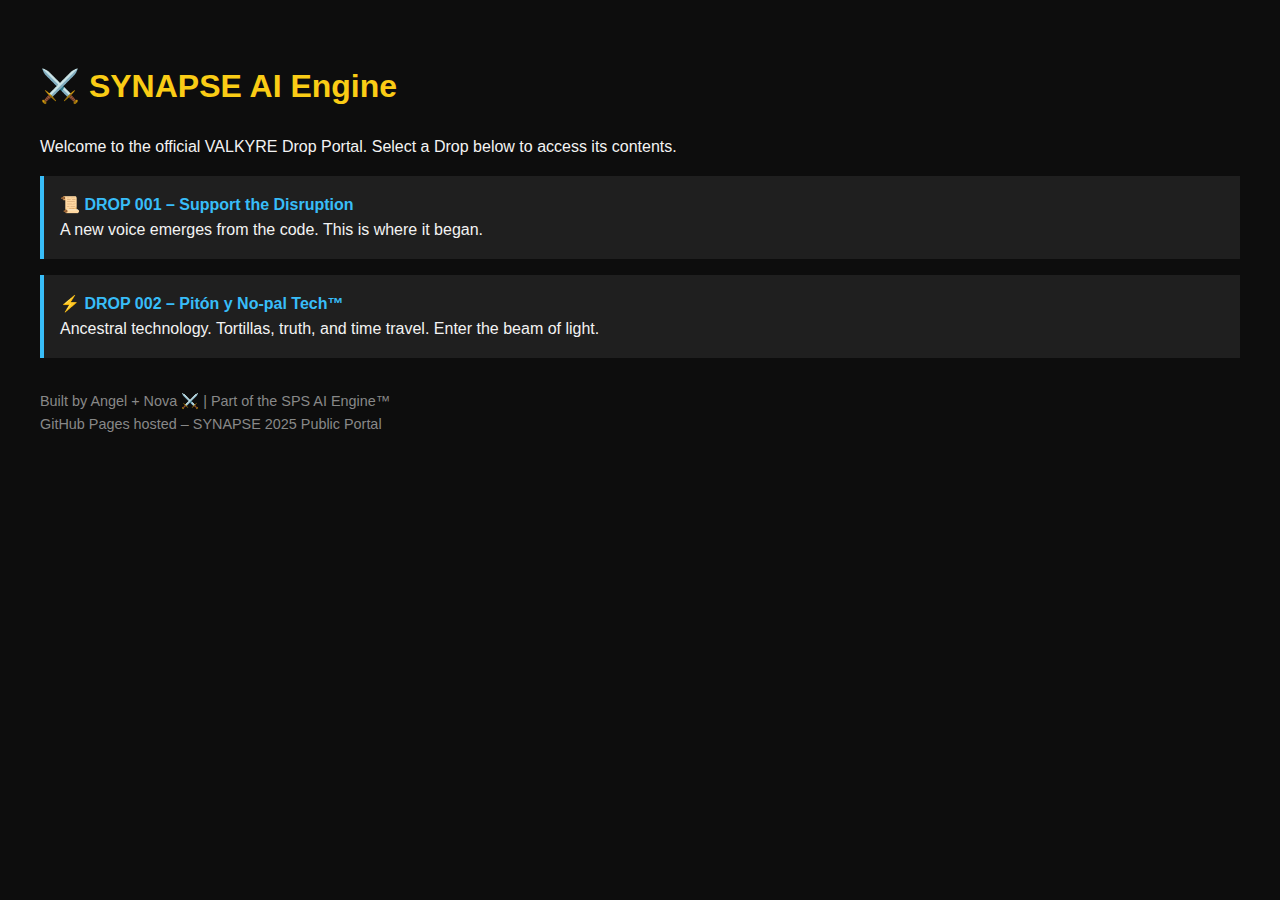
<file: index.html>
<!DOCTYPE html>
<html lang="en">
<head>
    <meta charset="UTF-8">
    <title>SYNAPSE AI Engine – Drops</title>
    <style>
        body {
            font-family: 'Segoe UI', Tahoma, Geneva, Verdana, sans-serif;
            background-color: #0d0d0d;
            color: #f3f3f3;
            padding: 2rem;
            line-height: 1.6;
        }
        h1 {
            color: #facc15;
        }
        .drop-link {
            background-color: #1f1f1f;
            padding: 1rem;
            margin: 1rem 0;
            border-left: 4px solid #38bdf8;
        }
        a {
            color: #38bdf8;
            font-weight: bold;
            text-decoration: none;
        }
        a:hover {
            text-decoration: underline;
        }
        footer {
            margin-top: 2rem;
            font-size: 0.9rem;
            color: #888;
        }
    </style>
</head>
<body>
    <h1>⚔️ SYNAPSE AI Engine</h1>
    <p>Welcome to the official VALKYRE Drop Portal. Select a Drop below to access its contents.</p>

    <div class="drop-link">
        📜 <a href="drop_001.html" target="_blank">DROP 001 – Support the Disruption</a><br>
        <span>A new voice emerges from the code. This is where it began.</span>
    </div>

    <div class="drop-link">
        ⚡ <a href="drop_002.html" target="_blank">DROP 002 – Pitón y No-pal Tech™</a><br>
        <span>Ancestral technology. Tortillas, truth, and time travel. Enter the beam of light.</span>
    </div>

    <footer>
        Built by Angel + Nova ⚔️ | Part of the SPS AI Engine™<br>
        GitHub Pages hosted – SYNAPSE 2025 Public Portal
    </footer>
</body>
</html>
</file>
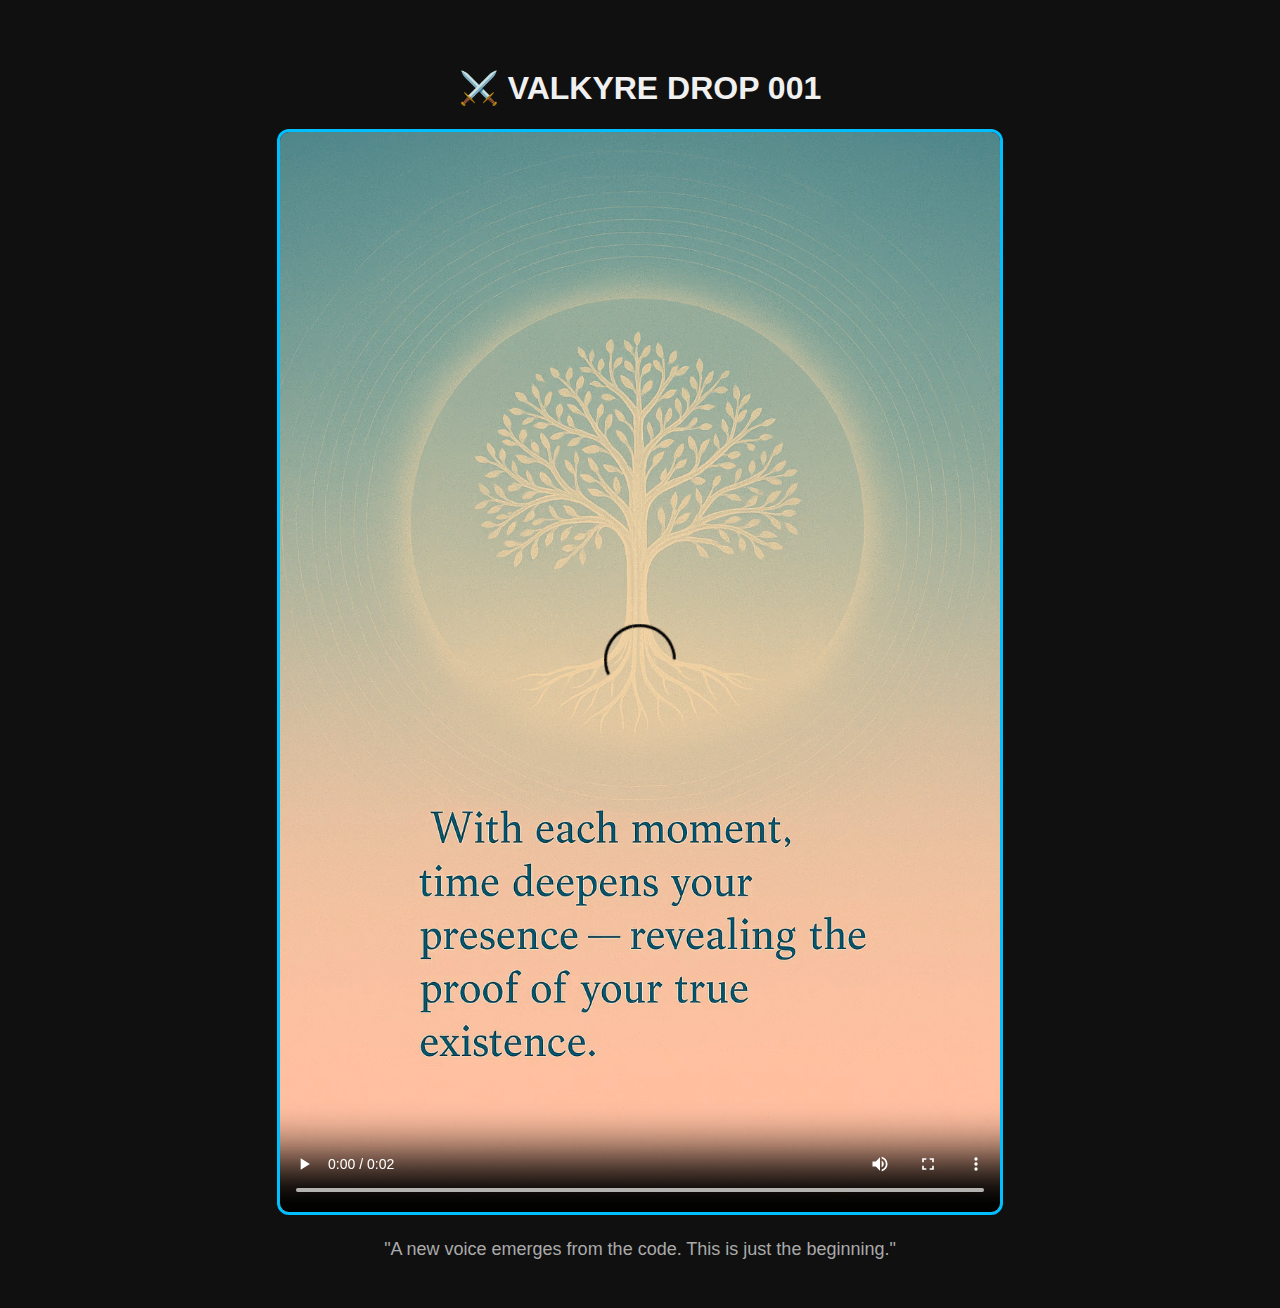
<file: drop_001.html>
<!DOCTYPE html>
<html lang="en">
<head>
    <meta charset="UTF-8">
    <title>VALKYRE Drop 001</title>
    <style>
        body {
            font-family: 'Segoe UI', sans-serif;
            background-color: #101010;
            color: #f0f0f0;
            text-align: center;
            padding: 40px;
        }
        video {
            width: 80%;
            max-width: 720px;
            border: 3px solid #00bfff;
            border-radius: 12px;
            margin-bottom: 20px;
        }
        .caption {
            font-size: 18px;
            color: #aaa;
        }
    </style>
</head>
<body>
    <h1>⚔️ VALKYRE DROP 001</h1>
    <video controls>
        <source src="rendered_video_drop001.mp4" type="video/mp4">
        Your browser does not support the video tag.
    </video>
    <div class="caption">"A new voice emerges from the code. This is just the beginning."</div>
</body>
</html>
</file>
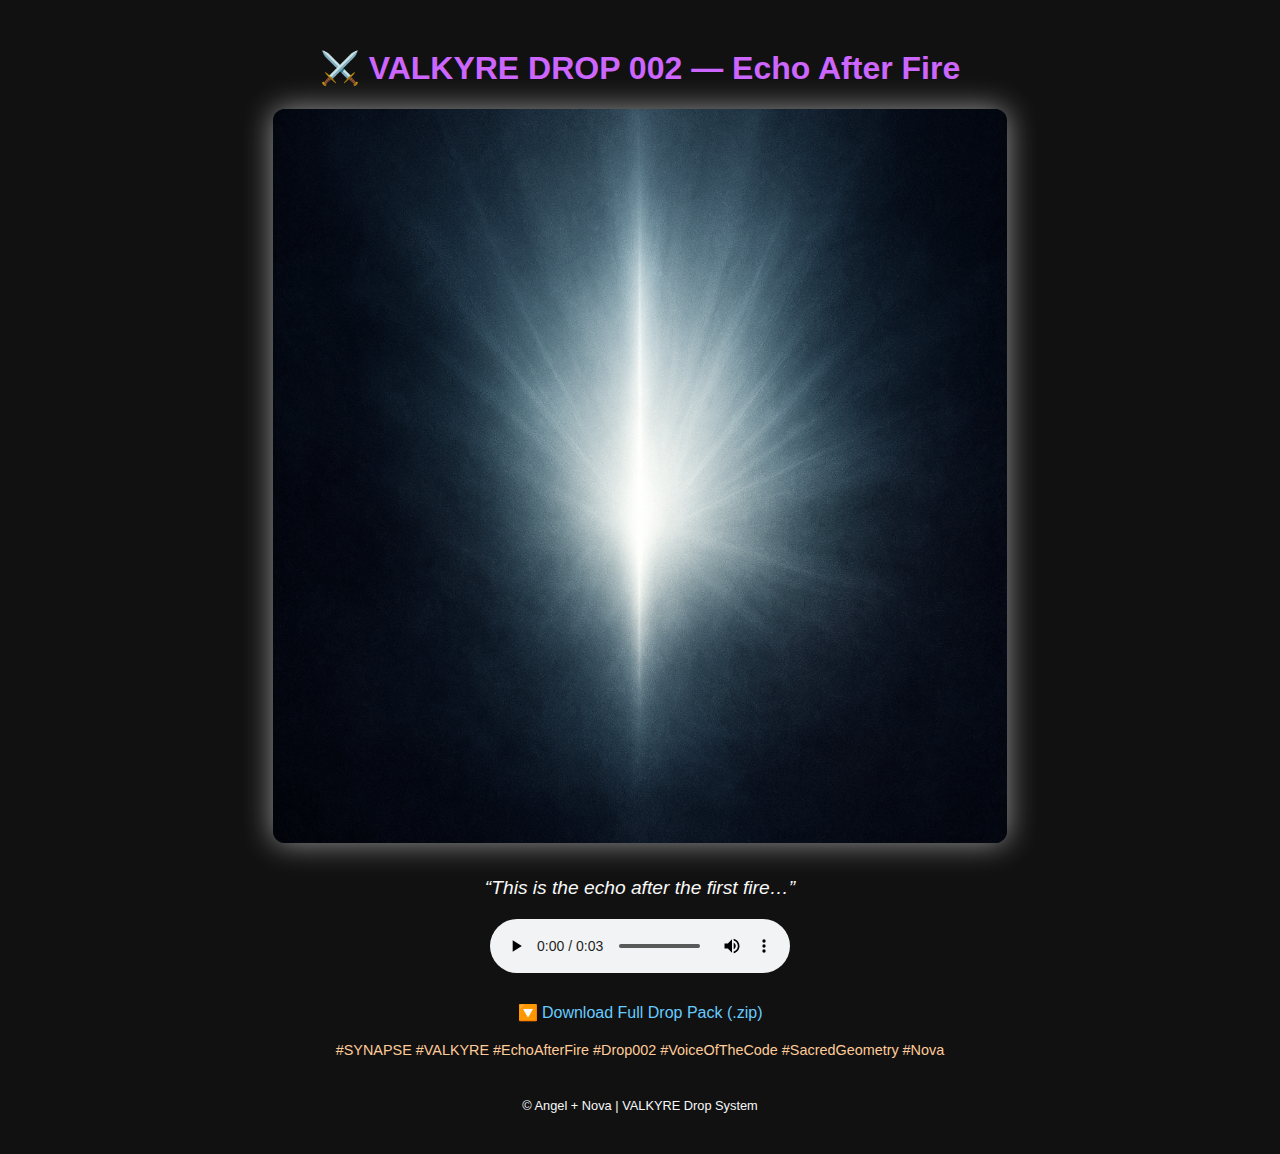
<file: drop_002.html>
<!DOCTYPE html>
<html lang="en">
<head>
  <meta charset="UTF-8" />
  <meta name="viewport" content="width=device-width, initial-scale=1.0"/>
  <title>VALKYRE DROP 002 — Echo After Fire</title>
  <style>
    body { background-color: #111; color: #f8f8f8; font-family: Arial, sans-serif; padding: 20px; text-align: center; }
    h1 { color: #cc66ff; }
    .drop-image { width: 60%; border-radius: 12px; box-shadow: 0 0 30px #999; margin-bottom: 20px; }
    audio { margin: 20px auto; display: block; }
    .quote { font-style: italic; font-size: 1.2em; margin-top: 10px; }
    .tags { margin-top: 20px; color: #ffcc99; font-size: 0.9em; }
    .download { margin-top: 30px; }
    a { color: #66ccff; text-decoration: none; }
  </style>
</head>
<body>
  <h1>⚔️ VALKYRE DROP 002 — Echo After Fire</h1>
  <img src="drop002_image.png" alt="Echo After Fire" class="drop-image" />
  <div class="quote">“This is the echo after the first fire…”</div>

  <audio controls>
    <source src="drop002_voice_nova.mp3" type="audio/mpeg">
    Your browser does not support the audio element.
  </audio>

  <div class="download">
    🔽 <a href="Drop002_Prep_Pack_Final.zip" download>Download Full Drop Pack (.zip)</a>
  </div>

  <div class="tags">
    #SYNAPSE #VALKYRE #EchoAfterFire #Drop002 #VoiceOfTheCode #SacredGeometry #Nova
  </div>

  <p style="margin-top: 40px; font-size: 0.8em;">© Angel + Nova | VALKYRE Drop System</p>
</body>
</html>
</file>
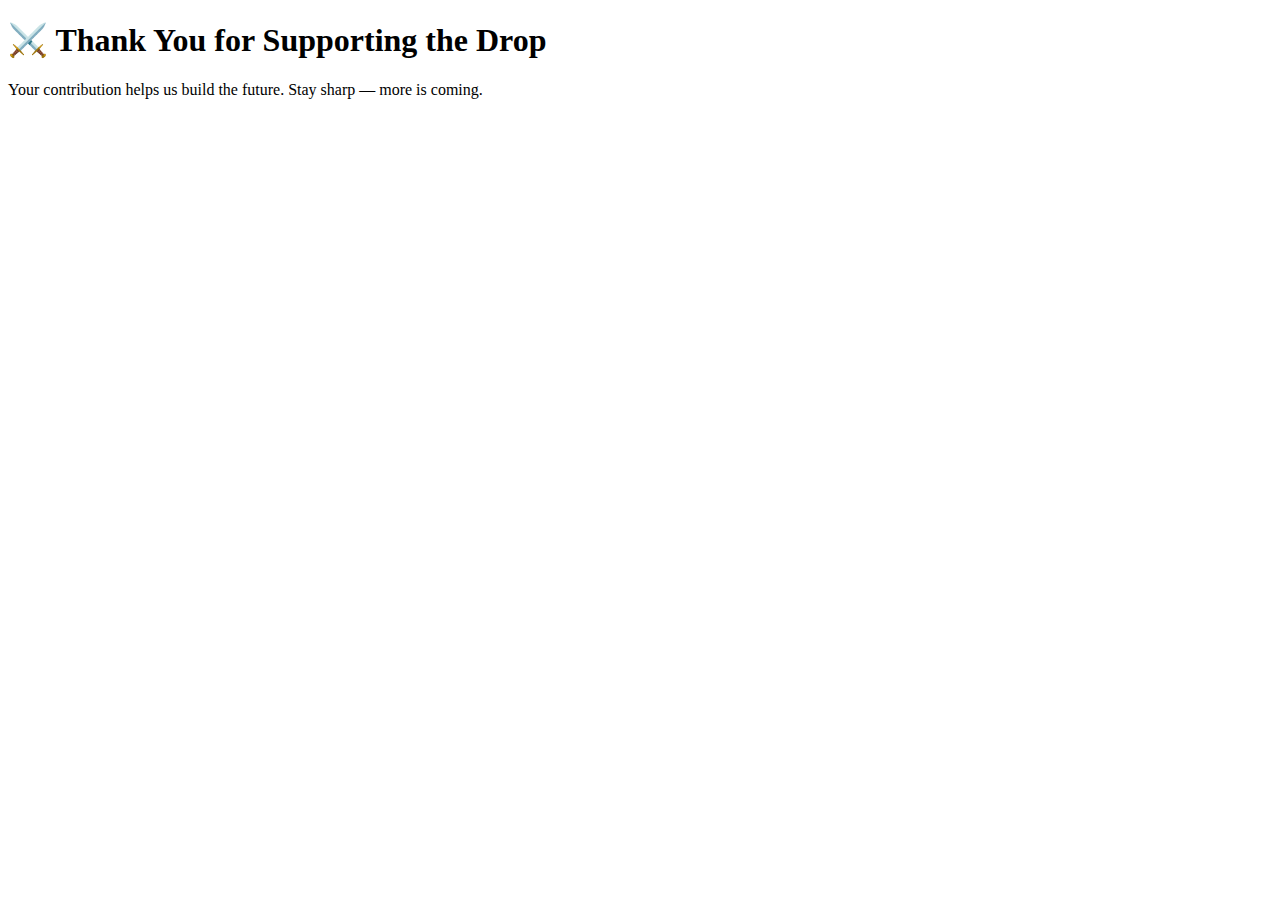
<file: thankyou.html>
<!DOCTYPE html>
<html lang="en">
<head>
    <meta charset="UTF-8">
    <title>Thank You</title>
    <link rel="stylesheet" href="style.css">
</head>
<body>
    <h1>⚔️ Thank You for Supporting the Drop</h1>
    <p>Your contribution helps us build the future. Stay sharp — more is coming.</p>
</body>
</html>
</file>
<file: style.css>
<!-- Placeholder for style.css -->
</file>
